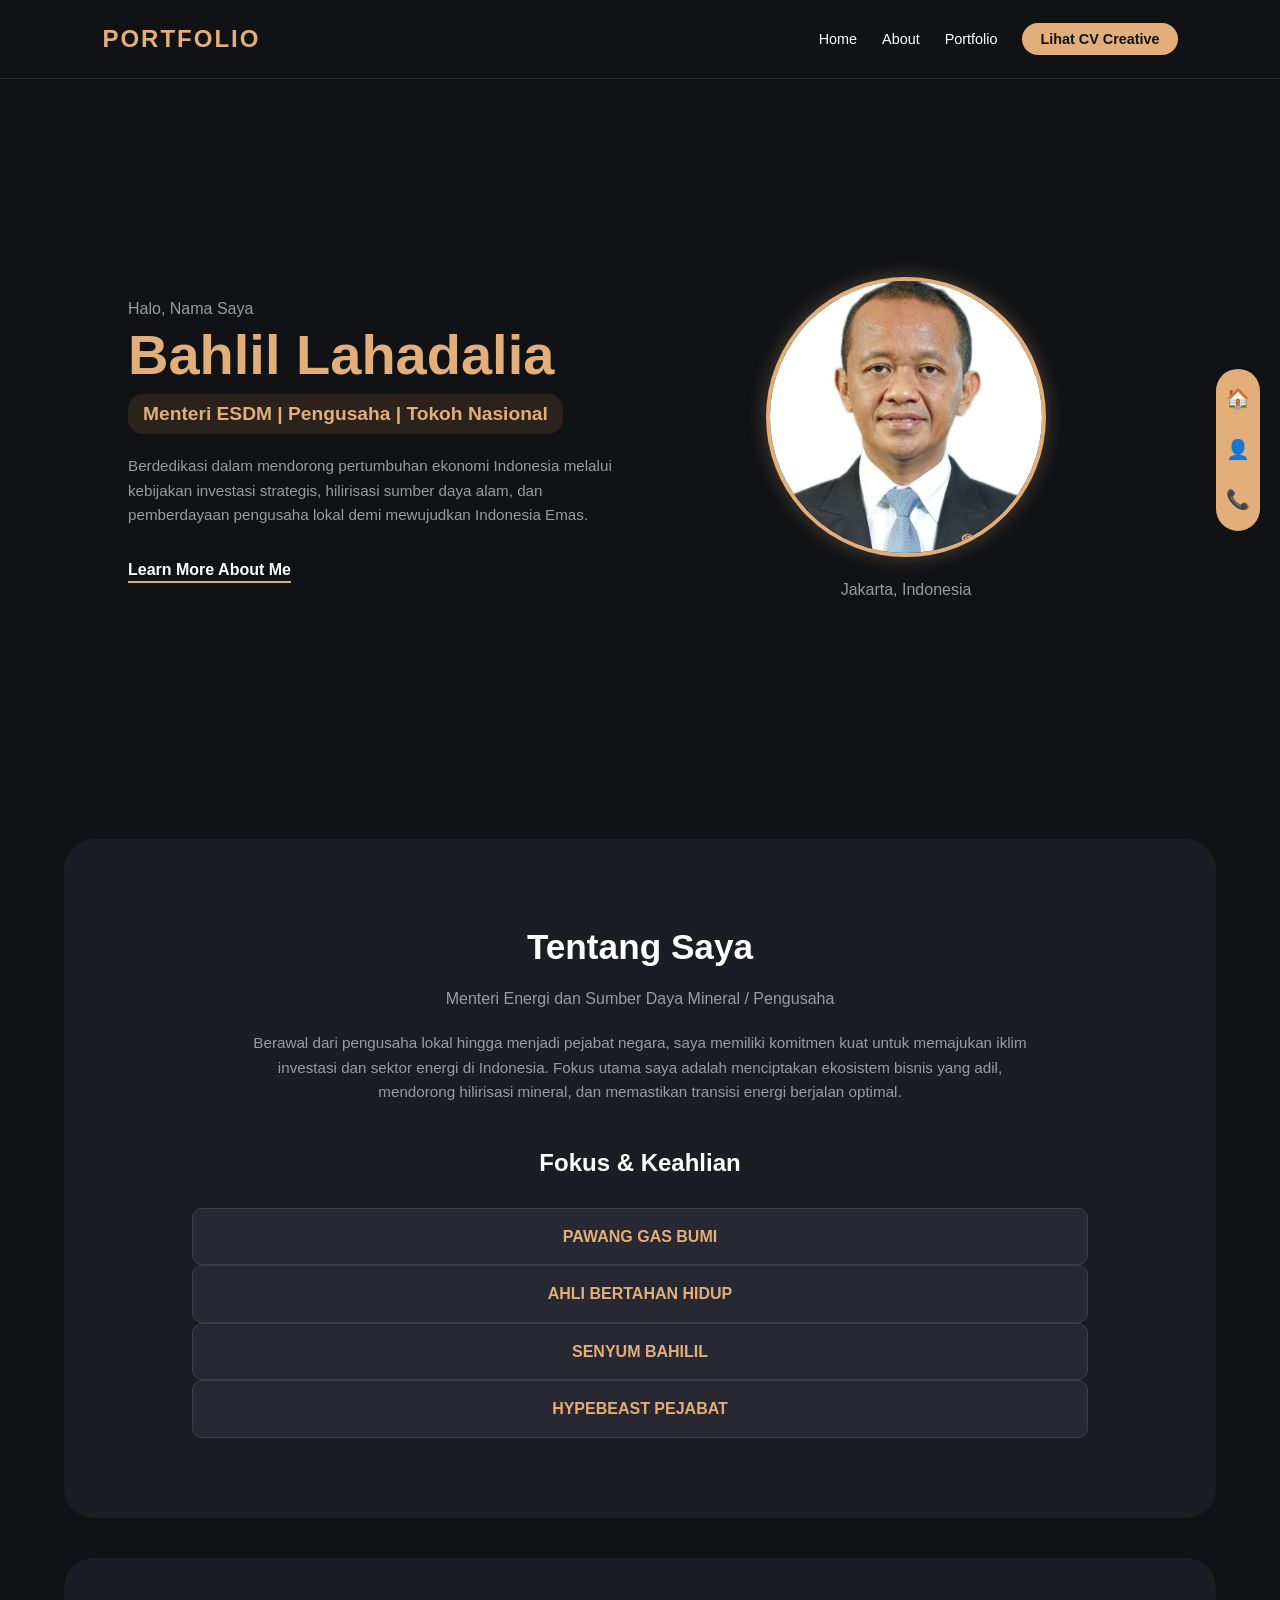
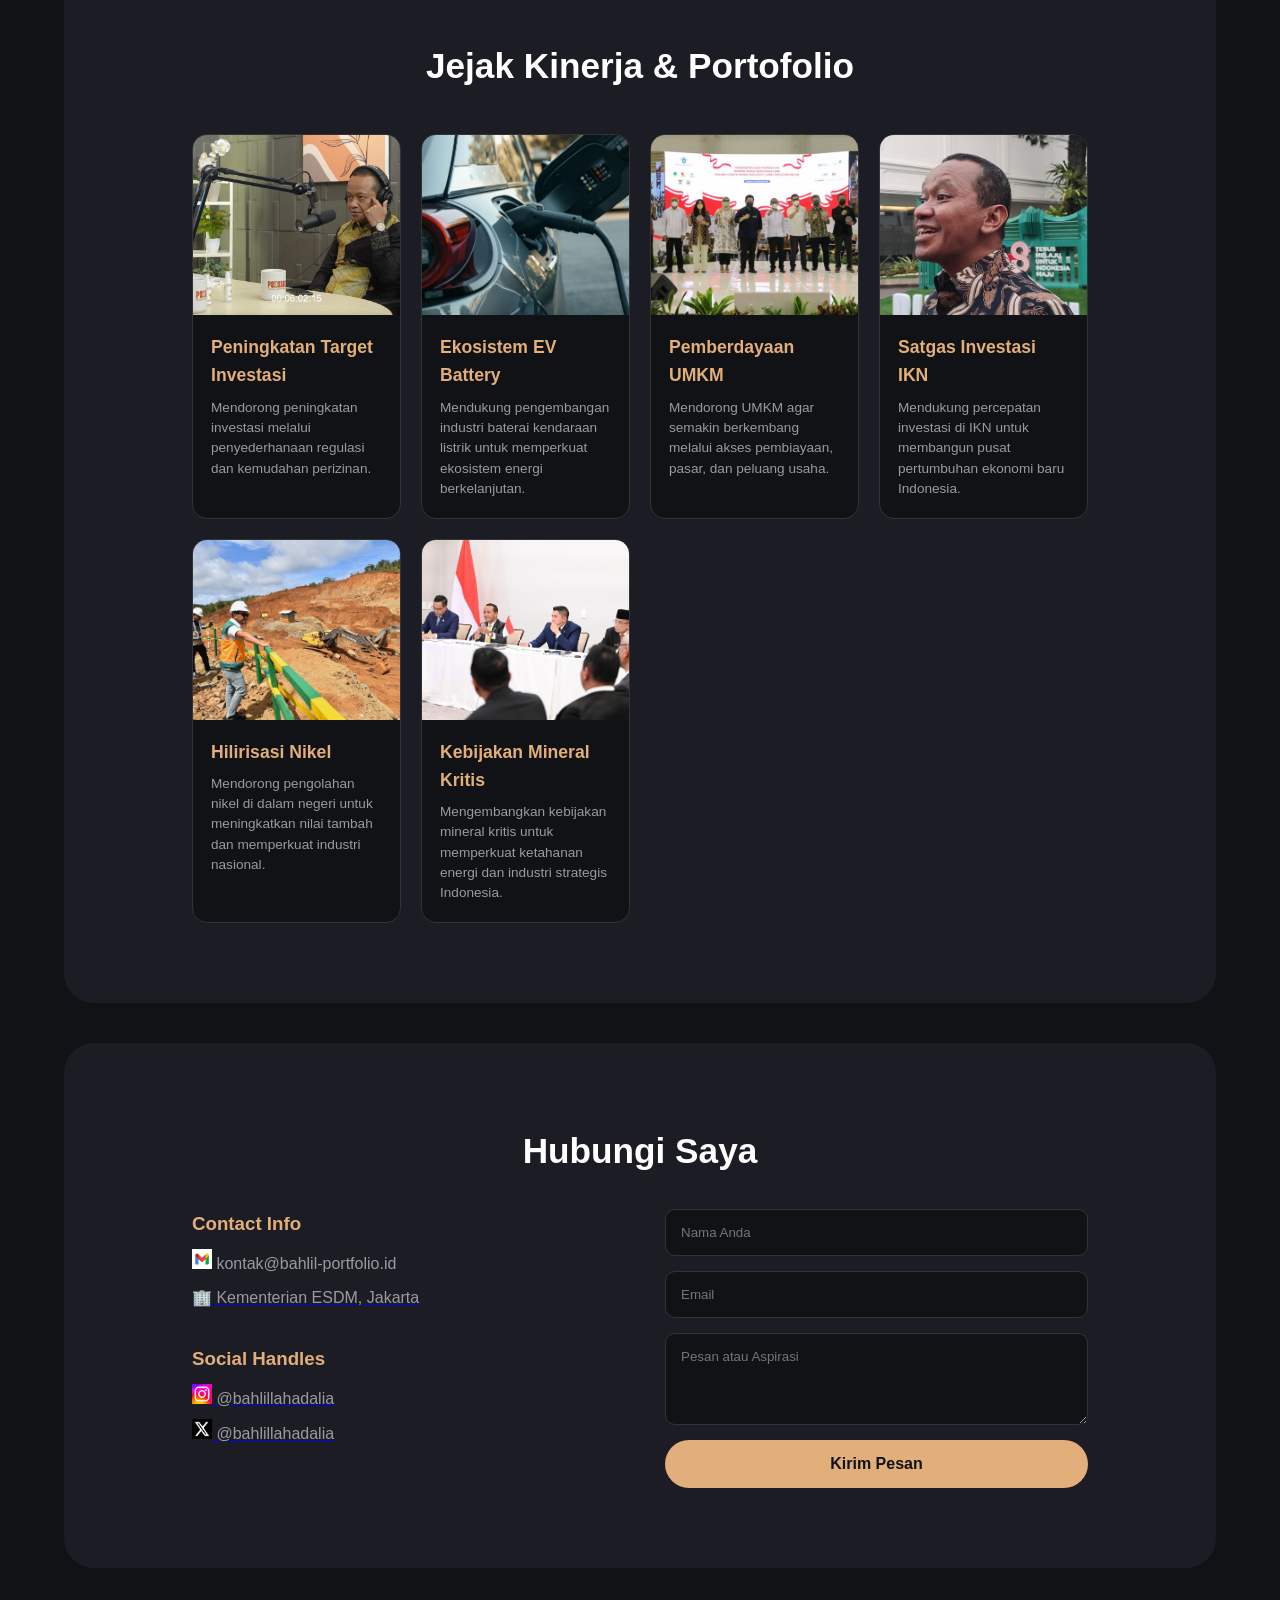
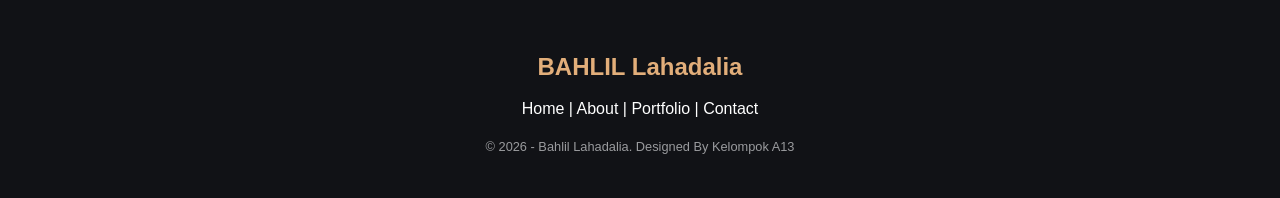
<file: index.html>
<!DOCTYPE html>
<html lang="id">
<head>
    <meta charset="UTF-8">
    <meta name="viewport" content="width=device-width, initial-scale=1.0">
    <title>Bahlil Lahadalia - Portfolio</title>
    <link rel="stylesheet" href="style.css">
</head>
<body>

    <!-- Position & Display Flex -->
    <nav class="navbar">
        <div class="logo">PORTFOLIO</div>
        <ul class="nav-links">
            <li><a href="#home">Home</a></li>
            <li><a href="#about">About</a></li>
            <li><a href="#portfolio">Portfolio</a></li>
            <!-- Requirement: Call to action button ke page CV -->
            <li><a href="cv.html" class="btn-cta">Lihat CV Creative</a></li>
        </ul>
    </nav>

    <!-- Floating Menu di Kanan -->
    <div class="floating-menu">
        <a href="#home" title="Home">🏠</a>
        <a href="#about" title="About">👤</a>
        <a href="#contact" title="Contact">📞</a>
    </div>

    <!-- Hero Section -->
    <header id="home" class="hero-section">
        <div class="hero-content">
            <p class="greeting">Halo, Nama Saya</p>
            <h1 class="name">Bahlil Lahadalia</h1>
            <h3 class="role">Menteri ESDM | Pengusaha | Tokoh Nasional</h3>
            <p class="description">
                Berdedikasi dalam mendorong pertumbuhan ekonomi Indonesia melalui kebijakan investasi strategis, hilirisasi sumber daya alam, dan pemberdayaan pengusaha lokal demi mewujudkan Indonesia Emas.
            </p>
            <a href="#about" class="learn-more">Learn More About Me</a>
        </div>
        <div class="hero-image-container">
            <!-- Gunakan foto portrait Bahlil berbentuk lingkaran sesuai template -->
            <img src="assets/foto_bahlil.jpg" alt="Bahlil Lahadalia" class="profile-img">
            <a href="https://maps.google.com/?q=Jakarta,Indonesia" target="_blank" class="location-link">Jakarta, Indonesia</a>
        </div>
    </header>

    <!-- About Me Section -->
    <section id="about" class="section-container about-section">
        <h2 class="section-title">Tentang Saya</h2>
        <p class="about-subtitle">Menteri Energi dan Sumber Daya Mineral / Pengusaha</p>
        <p class="about-text">
            Berawal dari pengusaha lokal hingga menjadi pejabat negara, saya memiliki komitmen kuat untuk memajukan iklim investasi dan sektor energi di Indonesia. Fokus utama saya adalah menciptakan ekosistem bisnis yang adil, mendorong hilirisasi mineral, dan memastikan transisi energi berjalan optimal.
        </p>

        <h3 class="sub-title-center">Fokus & Keahlian</h3>
        <!-- Display Grid -->
        <div class="skills-grid"></div>
        <div class="skill-box" tabindex="0">
                <div class="skill-title"> PAWANG GAS BUMI </div>
                <div class="skill-desc">Pak Bahlil Lahadalia berupaya meningkatkan lifting minyak dan gas bumi dengan mengevaluasi dan memperbaiki regulasi yang menghambat peningkatan lifting migas.</div>
            </div>
            
            <div class="skill-box" tabindex="0">
                <div class="skill-title"> AHLI BERTAHAN HIDUP </div>
                <div class="skill-desc"> Ia bukan pengusaha jalur privilege. Sebelum menjadi Ketua Umum HIPMI (Himpunan Pengusaha Muda Indonesia), Bahlil memulai segalanya dari nol sebagai penjaja kue dan loper koran saat SD.</div>
            </div>
            
            <div class="skill-box" tabindex="0">
                <div class="skill-title"> SENYUM BAHILIL </div>
                <div class="skill-desc">Senyum lebar bahlil seringkali membuat banyak orang terpana. Entah dalam kondisi apapun, bahlil akan menunjukan senyumannya.</div>
            </div>
            
            <div class="skill-box" tabindex="0">
                <div class="skill-title">HYPEBEAST PEJABAT  </div>
                <div class="skill-desc">Sering mematahkan aturan seragam menteri yang kaku. Ia gemar memadukan kemeja rapi dengan sneakers kekinian atau jaket kulit ala anak motor saat turun ke lapangan.</div>
            </div>
    </section>

    <!-- Portfolio Section -->
    <section id="portfolio" class="section-container portfolio-section">
        <h2 class="section-title">Jejak Kinerja & Portofolio</h2>
        <div class="portfolio-layout">
            
    <div class="portfolio-grid">

    <a href="https://setkab.go.id/bahlil-lahadalia-gaspol-capai-target-investasi/" target="_blank" class="port-card">
        <img src="assets\bahlil-target-investasi.jpeg" alt="Project 1">
        <div class="port-info">
            <h4>Peningkatan Target Investasi</h4>
            <p>Mendorong peningkatan investasi melalui penyederhanaan regulasi dan kemudahan perizinan.</p>
        </div>
    </a>

    <a href="https://bkpm.go.id/id/info/siaran-pers/dorong-keberhasilan-ekosistem-ev-baterai-di-indonesia-menteri-bahlil-minta-ul-solution-dirikan-fasilitas-di-indonesia" target="_blank" class="port-card">
        <img src="assets\bahlil_EV.jpeg" alt="Project 2">
        <div class="port-info">
            <h4>Ekosistem EV Battery</h4>
            <p>Mendukung pengembangan industri baterai kendaraan listrik untuk memperkuat ekosistem energi berkelanjutan.</p>
        </div>
    </a>

    <a href="https://esdm.go.id/en/media-center/news-archives/buka-bazar-umkm-menteri-esdm-mereka-tulang-punggung-ekonomi-nasional" target="_blank" class="port-card">
        <img src="assets\bahlil_UMKM.jpeg" alt="Project 3">
        <div class="port-info">
            <h4>Pemberdayaan UMKM</h4>
            <p>Mendorong UMKM agar semakin berkembang melalui akses pembiayaan, pasar, dan peluang usaha.</p>
        </div>
    </a>

    <a href="https://20.detik.com/detikupdate/20240319-240319127/bahlil-ditunjuk-jadi-ketua-satgas-investasi-ikn" target="_blank" class="port-card">
        <img src="assets\bahlil_IKN.jpeg" alt="Project 4">
        <div class="port-info">
            <h4>Satgas Investasi IKN</h4>
            <p>Mendukung percepatan investasi di IKN untuk membangun pusat pertumbuhan ekonomi baru Indonesia.</p>
        </div>
    </a>

    <a href="https://www.esdm.go.id/id/media-center/arsip-berita/genjot-energi-domestik-hilirisasi-rp239-triliun-jadi-penopang-kemandirian" target="_blank" class="port-card">
        <img src="assets\bahlil_nikel.jpeg" alt="Project 5">
        <div class="port-info">
            <h4>Hilirisasi Nikel</h4>
            <p>Mendorong pengolahan nikel di dalam negeri untuk meningkatkan nilai tambah dan memperkuat industri nasional.</p>
        </div>
    </a>

    <a href="https://setkab.go.id/indonesia-buka-investasi-mineral-kritis-untuk-as-kepentingan-nasional-dan-aturan-dalam-negeri-tetap-prioritas-utama/" target="_blank" class="port-card">
        <img src="assets\bahlil_mineral.jpeg" alt="Project 6">
        <div class="port-info">
            <h4>Kebijakan Mineral Kritis</h4>
            <p>Mengembangkan kebijakan mineral kritis untuk memperkuat ketahanan energi dan industri strategis Indonesia.</p>
        </div>
    </a>

</div>

            </div>
        </div>
    </section>

    <!-- Contact Section -->
    <section id="contact" class="section-container contact-section">
        <h2 class="section-title">Hubungi Saya</h2>
        <div class="contact-layout">
            <div class="contact-info">
                <h3>Contact Info</h3>
                <p><img src="assets/email.jpeg" alt="Email" width="20" height="20"/> kontak@bahlil-portfolio.id</p>
                <a href="https://www.esdm.go.id/" target="_blank">
                    <p>🏢 Kementerian ESDM, Jakarta</p>
                </a>
                <br>
                <h3>Social Handles</h3>
                <a href="https://www.instagram.com/bahlillahadalia/?hl=en" target="_blank">
                    <p><img src="assets/instagram.jpeg" alt="Instagram" width="20" height="20"/> @bahlillahadalia</p>
                </a>
                <a href="https://twitter.com/bahlillahadalia" target="_blank">
                    <p><img src="assets/twitter.jpeg" alt="Twitter" width="20" height="20"/> @bahlillahadalia</p>
                </a>
            </div>
            <form class="contact-form">
                <input type="text" placeholder="Nama Anda" required>
                <input type="email" placeholder="Email" required>
                <textarea rows="4" placeholder="Pesan atau Aspirasi" required></textarea>
                <button type="submit" class="btn-submit">Kirim Pesan</button>
            </form>
        </div>
    </section>

    <footer class="footer">
        <div class="footer-logo">BAHLIL Lahadalia</div>
        <p>Home | About | Portfolio | Contact</p>
        <p class="copyright">&copy; 2026 - Bahlil Lahadalia. Designed By Kelompok A13</p>
    </footer>

</body>
</html>
</file>
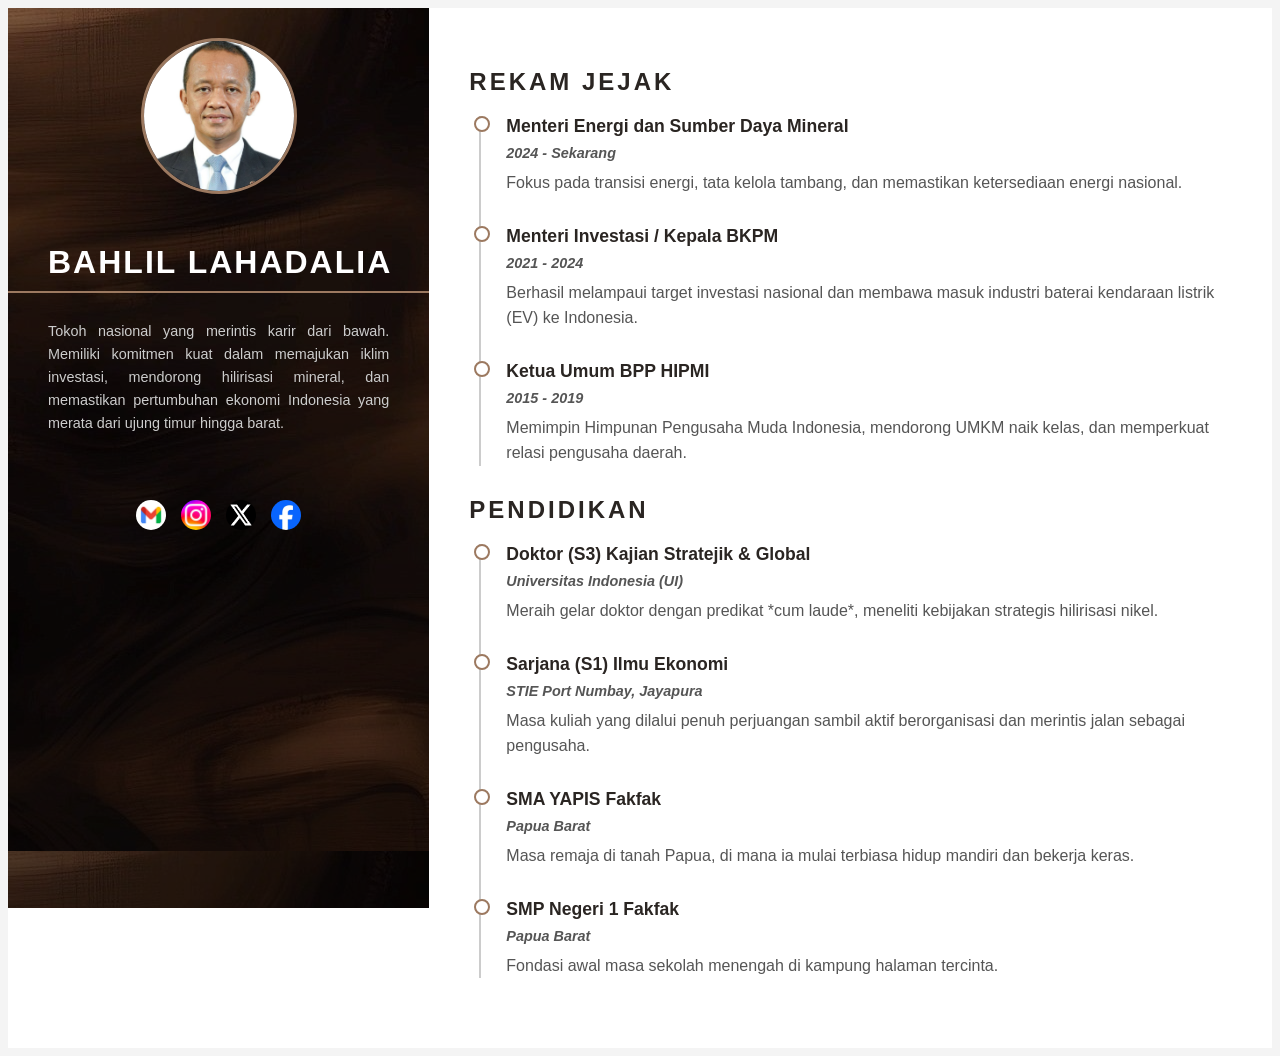
<file: cv.html>
<!DOCTYPE html>
<html lang="id">
<head>
    <meta charset="UTF-8">
    <meta name="viewport" content="width=device-width, initial-scale=1.0">
    <title>CV Bahlil Lahadalia</title>
    <link rel="stylesheet" href="cv-style.css">
</head>
<body>

    <!-- Bungkus utama CV  -->
    <div class="kertas-cv">
        
        <!-- KOLOM KIRI  -->
        <div class="kolom-kiri">
            <!-- Foto Profil -->
            <img src="assets/foto_bahlil.jpg" alt="Foto Bahlil" class="foto-profil">
            
            <!-- Profil Singkat -->
            <h2 class="judul-kiri">BAHLIL LAHADALIA</h2>
            <p class="teks-kiri">
                Tokoh nasional yang merintis karir dari bawah. Memiliki komitmen kuat dalam memajukan iklim investasi, mendorong hilirisasi mineral, dan memastikan pertumbuhan ekonomi Indonesia yang merata dari ujung timur hingga barat.
            </p>

            <div class="contact">
                <img src="assets/email.jpeg" alt="Email"/>
                <a href="https://www.instagram.com/bahlillahadalia/?hl=en" target="_blank">
                    <img src="assets/instagram.jpeg" alt="Instagram"/>
                </a>
                <a href="https://twitter.com/bahlillahadalia" target="_blank">
                    <img src="assets/twitter.jpeg" alt="Twitter"/>
                </a>
                <a href="https://web.facebook.com/BahlilLahadaliaOfficial/?_rdc=1&_rdr#" target="_blank">
                    <img src="assets/facebook.jpeg" alt="Facebook"/>
                </a>
            </div>
        </div>

        <!-- KOLOM KANAN -->
        <div class="kolom-kanan">

            <!-- Isi Rekam Jejak -->
            <div class="isi-kanan">
                <h2 class="judul-kanan">REKAM JEJAK</h2>
                
                <div class="garis-waktu">
                    
                    <div class="item-jejak">
                        <h4 class="jabatan">Menteri Energi dan Sumber Daya Mineral</h4>
                        <p class="tahun">2024 - Sekarang</p>
                        <p>Fokus pada transisi energi, tata kelola tambang, dan memastikan ketersediaan energi nasional.</p>
                    </div>

                    <div class="item-jejak">
                        <h4 class="jabatan">Menteri Investasi / Kepala BKPM</h4>
                        <p class="tahun">2021 - 2024</p>
                        <p>Berhasil melampaui target investasi nasional dan membawa masuk industri baterai kendaraan listrik (EV) ke Indonesia.</p>
                    </div>

                    <div class="item-jejak">
                        <h4 class="jabatan">Ketua Umum BPP HIPMI</h4>
                        <p class="tahun">2015 - 2019</p>
                        <p>Memimpin Himpunan Pengusaha Muda Indonesia, mendorong UMKM naik kelas, dan memperkuat relasi pengusaha daerah.</p>
                    </div>
                </div>
                <h2 class="judul-kanan">PENDIDIKAN</h2>
                <div class="garis-waktu">
                    <div class="item-pendidikan">
                        <h4 class="jenjang">Doktor (S3) Kajian Stratejik & Global</h4>
                        <p class="tempat">Universitas Indonesia (UI)</p>
                        <p>Meraih gelar doktor dengan predikat *cum laude*, meneliti kebijakan strategis hilirisasi nikel.</p>
                    </div>

                    <div class="item-pendidikan">
                        <h4 class="jenjang">Sarjana (S1) Ilmu Ekonomi</h4>
                        <p class="tempat">STIE Port Numbay, Jayapura</p>
                        <p>Masa kuliah yang dilalui penuh perjuangan sambil aktif berorganisasi dan merintis jalan sebagai pengusaha.</p>
                    </div>

                    <div class="item-pendidikan">
                        <h4 class="jenjang">SMA YAPIS Fakfak</h4>
                        <p class="tempat">Papua Barat</p>
                        <p>Masa remaja di tanah Papua, di mana ia mulai terbiasa hidup mandiri dan bekerja keras.</p>
                    </div>

                    <div class="item-pendidikan">
                        <h4 class="jenjang">SMP Negeri 1 Fakfak</h4>
                        <p class="tempat">Papua Barat</p>
                        <p>Fondasi awal masa sekolah menengah di kampung halaman tercinta.</p>
                    </div>
                </div>
            </div>

        </div>
    </div>

</body>
</html>
</file>
<file: style.css>
/* Mengatur Reset dan Font Default */
* {
    margin: 0;
    padding: 0;
    box-sizing: border-box;
    font-family: 'Segoe UI', Tahoma, Geneva, Verdana, sans-serif;
}

/* Palet Warna Sesuai Template Referensi */
:root {
    --bg-dark: #111216;
    --bg-card: #1c1d24;
    --accent-gold: #e2ae7a;
    --text-main: #ffffff;
    --text-muted: #9a9b9e;
}

body {
    background-color: var(--bg-dark);
    color: var(--text-main);
    line-height: 1.6;
}

/* Requirement: Position (Sticky) untuk Navigasi */
.navbar {
    display: flex;
    justify-content: space-between;
    align-items: center;
    padding: 20px 8%;
    background-color: var(--bg-dark);
    position: sticky;
    top: 0;
    z-index: 100;
    border-bottom: 1px solid #2a2a2a;
}

.logo {
    font-size: 1.5rem;
    font-weight: 700;
    letter-spacing: 2px;
    color: var(--accent-gold);
}

.nav-links {
    display: flex;
    list-style: none;
    gap: 25px;
    align-items: center;
}

.nav-links a {
    text-decoration: none;
    color: var(--text-main);
    font-size: 0.9rem;
    transition: 0.3s ease;
}

/* Requirement: Pseudo-class (:hover) */
.nav-links a:hover {
    color: var(--accent-gold);
}

/* Call to Action Button */
.btn-cta {
    background-color: var(--accent-gold);
    color: var(--bg-dark) !important;
    padding: 8px 18px;
    border-radius: 20px;
    font-weight: bold;
}

.btn-cta:hover {
    background-color: #d19a64;
    transform: scale(1.05);
}

/* Requirement: Position (Fixed) */
.floating-menu {
    position: fixed;
    right: 20px;
    top: 50%;
    transform: translateY(-50%);
    background-color: var(--accent-gold);
    display: flex;
    flex-direction: column;
    padding: 15px 10px;
    border-radius: 30px;
    gap: 20px;
    z-index: 50;
}

.floating-menu a {
    text-decoration: none;
    font-size: 1.2rem;
    transition: 0.3s;
}

.floating-menu a:hover {
    transform: scale(1.2);
}

/* Section Global Styles */
.section-container {
    padding: 80px 10%;
    background-color: var(--bg-card);
    margin: 40px 5%;
    border-radius: 30px;
}

.section-title {
    text-align: center;
    font-size: 2.2rem;
    margin-bottom: 10px;
}

/* Hero Section (Flexbox) */
.hero-section {
    display: flex;
    align-items: center;
    justify-content: space-between;
    padding: 80px 10%;
    min-height: 80vh;
}

.hero-content {
    flex: 1;
    padding-right: 40px;
}

.greeting {
    font-size: 1rem;
    color: var(--text-muted);
}

.name {
    font-size: 3.5rem;
    color: var(--accent-gold);
    margin-bottom: 5px;
    line-height: 1.2;
}

.role {
    font-size: 1.2rem;
    background: #2a221b;
    color: var(--accent-gold);
    display: inline-block;
    padding: 5px 15px;
    border-radius: 15px;
    margin-bottom: 20px;
}

.description {
    color: var(--text-muted);
    margin-bottom: 30px;
    font-size: 0.95rem;
}

.learn-more {
    text-decoration: none;
    color: var(--text-main);
    border-bottom: 2px solid var(--accent-gold);
    padding-bottom: 3px;
    font-weight: 600;
}

.hero-image-container {
    flex: 1;
    display: flex;
    flex-direction: column;
    align-items: center;
}

.profile-img {
    width: 280px;
    height: 280px;
    border-radius: 50%;
    object-fit: cover;
    border: 4px solid var(--accent-gold);
    box-shadow: 0 0 20px rgba(226, 174, 122, 0.3);
}

.location-link {
    margin-top: 20px;
    color: var(--text-muted); /* Warna abu-abu redup */
    text-decoration: none; /* Menghilangkan garis bawah khas link */
    font-size: 1rem;
    display: inline-block;
    transition: 0.3s ease;
}

/* Efek saat lokasi diarahkan dengan mouse (hover) */
.location-link:hover {
    color: var(--accent-gold); /* Berubah jadi warna emas */
    transform: scale(1.05); /* Sedikit membesar */
}

/* About Section */
.about-subtitle {
    text-align: center;
    color: var(--text-muted);
    margin-bottom: 20px;
}

.about-text {
    text-align: center;
    color: var(--text-muted);
    max-width: 800px;
    margin: 0 auto 40px;
    font-size: 0.95rem;
}

.sub-title-center {
    text-align: center;
    margin-bottom: 25px;
    font-size: 1.5rem;
}

/* Requirement: Display Grid (Skills) */
.skills-grid {
    display: grid;
    grid-template-columns: repeat(auto-fit, minmax(220px, 1fr));
    gap: 15px;
}

/* Requirement: Display Grid (Skills) - TETAP PERTAHANKAN INI */
.skills-grid {
    display: grid;
    grid-template-columns: repeat(auto-fit, minmax(220px, 1fr));
    gap: 15px;
}

/* --- Ganti bagian ke bawah ini untuk efek klik/hover deskripsi --- */

.skill-box {
    background-color: #272832;
    padding: 15px;
    border-radius: 10px;
    text-align: center;
    border: 1px solid #3d3e48;
    cursor: pointer; /* Kursor berubah jadi tangan */
    transition: 0.4s ease-in-out;
    overflow: hidden; /* Menyembunyikan deskripsi yang belum terbuka */
}

.skill-title {
    font-size: 1rem;
    color: var(--accent-gold);
    font-weight: bold;
    transition: 0.3s;
}

.skill-desc {
    font-size: 0.85rem;
    color: var(--bg-dark);
    margin-top: 0px;
    max-height: 0; /* Tinggi awal 0 (tersembunyi) */
    opacity: 0; /* Tidak terlihat */
    transition: all 0.4s ease-in-out; 
}

/* Efek saat box diarahkan mouse (PC) atau ditekan (HP) */
.skill-box:hover, 
.skill-box:focus {
    background-color: var(--accent-gold);
    outline: none; /* Hilangkan garis seleksi biru di HP */
}

/* Mengubah warna judul jadi gelap saat kotaknya berubah emas */
.skill-box:hover .skill-title, 
.skill-box:focus .skill-title {
    color: var(--bg-dark);
}

/* Memunculkan deskripsi saat di-hover/ditekan */
.skill-box:hover .skill-desc, 
.skill-box:focus .skill-desc {
    margin-top: 10px;
    max-height: 100px; /* Memberi ruang agar teks muncul */
    opacity: 1; /* Teks menjadi terlihat nyata */
}     

/* Portfolio Section */
.portfolio-layout {
    display: flex;
    gap: 40px;
    margin-top: 40px;
}

.portfolio-sidebar {
    width: 200px;
}

.portfolio-sidebar ul {
    list-style: none;
}

.portfolio-sidebar li {
    padding: 12px 0;
    color: var(--text-muted);
    cursor: pointer;
    border-bottom: 1px solid #333;
    transition: 0.3s;
}

.portfolio-sidebar li.active, .portfolio-sidebar li:hover {
    color: var(--accent-gold);
    font-weight: bold;
}

/* Requirement: Display Grid (Portfolio) */
.portfolio-grid {
    flex: 1;
    display: grid;
    grid-template-columns: repeat(auto-fit, minmax(200px, 1fr));
    gap: 20px;
}

.port-card {
    background-color: var(--bg-dark);
    border: 1px solid #333;
    border-radius: 15px;
    overflow: hidden;
    text-decoration: none;
    color: var(--text-main);
    display: flex;
    flex-direction: column;
    transition: 0.3s ease;
}

.port-card img {
    width: 100%;
    height: 180px;
    object-fit: cover;
    display: block;
    transition: 0.3s ease;
}

.port-info {
    padding: 18px;
}

.port-info h4 {
    color: var(--accent-gold);
    font-size: 1.1rem;
    margin-bottom: 8px;
}

.port-info p {
    color: var(--text-muted);
    font-size: 0.85rem;
    line-height: 1.5;
}

.port-card:hover {
    border-color: var(--accent-gold);
    transform: translateY(-8px);
}

.port-card:hover img {
    transform: scale(1.05);
}

/* Contact Section */
.contact-layout {
    display: flex;
    gap: 50px;
    margin-top: 30px;
}

.contact-info {
    flex: 1;
}

.contact-info h3 {
    color: var(--accent-gold);
    margin-bottom: 10px;
}

.contact-info p {
    color: var(--text-muted);
    margin-bottom: 8px;
}

.contact-form {
    flex: 1;
    display: flex;
    flex-direction: column;
    gap: 15px;
}

.contact-form input, .contact-form textarea {
    width: 100%;
    padding: 15px;
    background-color: var(--bg-dark);
    border: 1px solid #333;
    color: var(--text-main);
    border-radius: 10px;
    outline: none;
    transition: 0.3s;
}

.contact-form input:focus, .contact-form textarea:focus {
    border-color: var(--accent-gold);
}

.btn-submit {
    background-color: var(--accent-gold);
    color: var(--bg-dark);
    border: none;
    padding: 15px;
    border-radius: 30px;
    font-weight: bold;
    font-size: 1rem;
    cursor: pointer;
    transition: 0.3s;
}

.btn-submit:hover {
    background-color: #d19a64;
}

/* Footer */
.footer {
    text-align: center;
    padding: 40px;
    background-color: var(--bg-dark);
}

.footer-logo {
    font-size: 1.5rem;
    color: var(--accent-gold);
    font-weight: bold;
    margin-bottom: 10px;
}

.copyright {
    color: var(--text-muted);
    font-size: 0.8rem;
    margin-top: 15px;
}

/* Requirement: Responsive (PC, Tab, HP) */
@media (max-width: 992px) { /* Tablet */
    .hero-section {
        flex-direction: column;
        text-align: center;
    }
    .hero-content {
        padding-right: 0;
        margin-bottom: 40px;
    }
    .portfolio-layout, .contact-layout {
        flex-direction: column;
    }
    .portfolio-sidebar {
        width: 100%;
    }
    .portfolio-sidebar ul {
        display: flex;
        gap: 15px;
        overflow-x: auto;
    }
    .portfolio-sidebar li {
        white-space: nowrap;
        border-bottom: none;
    }
}

@media (max-width: 768px) { /* Handphone (HP) */
    .navbar {
        flex-direction: column;
        gap: 15px;
    }
    .nav-links {
        flex-wrap: wrap;
        justify-content: center;
    }
    .floating-menu {
        display: none; /* Sembunyikan menu floating di HP agar tidak mengganggu layar */
    }
    .name {
        font-size: 2.5rem;
    }
    .section-container {
        padding: 40px 5%;
        margin: 20px 2%;
    }
    .profile-img {
        width: 200px;
        height: 200px;
    }
}
</file>
<file: cv-style.css>
body {
    background-color: #f4f4f4;
    font-family: sans-serif;
}

.kertas-cv {
    background-color: white;
    display: grid; 
    grid-template-columns: 1fr 2fr; 
}

.kolom-kiri {
    background-image: linear-gradient(rgba(0, 0, 0, 0.5), rgba(0, 0, 0, 0.7)), url('assets/background.jpeg'); 
    color: white;
    position: sticky;
    top: 0;
    height: 100vh; 
}

.foto-profil {
    width: 150px;
    height: 150px;
    border-radius: 50%; 
    object-fit: cover;
    display: block;
    margin: 30px auto;
    border: 3px solid #9C7960;
}

.judul-kiri {
    color: white;
    font-size: 2rem;
    letter-spacing: 2px; 
    border-bottom: 2px solid #9C7960;
    padding-bottom: 10px;
    padding-top: 20px;
    padding-left: 40px;
}

.teks-kiri {
    color: #cccccc; 
    line-height: 1.6;
    margin-bottom: 30px;
    font-size: 0.9rem;
    padding-inline: 40px;
    text-align: justify;
}

.contact{
    display: flex;
    justify-content: center;
    gap: 15px; 
    margin-top: 65px;
}

.contact img {
    width: 30px;
    height: 30px;
    border-radius: 50%;
    transition: transform 0.3s ease; 
}


.isi-kanan {
    padding: 40px;
}

.judul-kanan {
    color: #2A2522;
    letter-spacing: 3px;
    margin-bottom: 20px;
}


.garis-waktu {
    border-left: 2px solid #ccc; 
    padding-left: 20px; 
    margin-left: 10px;
}

.item-jejak {
    margin-bottom: 30px;
    position: relative;
}

/* Membuat titik/lingkaran */
.item-jejak::before {
    content: '';
    position: absolute;
    left: -27px;
    width: 12px;
    height: 12px;
    background-color: white;
    border: 2px solid #9C7960;
    border-radius: 50%;
}

.jabatan {
    margin: 5px;
    color: #2A2522;
    font-size: 1.1rem;
}

.tahun {
    margin: 5px;
    color: #9C7960;
    font-weight: bold;
    font-style: italic;
    font-size: 0.9rem;
}

.item-jejak p {
    margin: 5px;
    color: #555;
    line-height: 1.6;
}

.item-pendidikan {
    margin-bottom: 30px;
    position: relative; 
}

.item-pendidikan::before {
    content: '';
    position: absolute;
    left: -27px;
    width: 12px;
    height: 12px;
    background-color: white;
    border: 2px solid #9C7960;
    border-radius: 50%;
}

.jenjang {
    margin: 5px;
    color: #2A2522;
    font-size: 1.1rem;
}

.tempat {
    margin: 5px;
    color: #9C7960;
    font-weight: bold;
    font-style: italic;
    font-size: 0.9rem;
}

.item-pendidikan p {
    margin: 5px;
    color: #555;
    line-height: 1.6;
}

@media (max-width: 992px) { 
    .hero-section {
        flex-direction: column;
        text-align: center;
    }
    .hero-content {
        padding-right: 0;
        margin-bottom: 40px;
    }
    .portfolio-layout, .contact-layout {
        flex-direction: column;
    }
    .portfolio-sidebar {
        width: 100%;
    }
    .portfolio-sidebar ul {
        display: flex;
        gap: 15px;
        overflow-x: auto;
    }
    .portfolio-sidebar li {
        white-space: nowrap;
        border-bottom: none;
    }
}

@media (max-width: 768px) { 
    .navbar {
        flex-direction: column;
        gap: 15px;
    }
    .nav-links {
        flex-wrap: wrap;
        justify-content: center;
    }
    .floating-menu {
        display: none; 
    }
    .name {
        font-size: 2.5rem;
    }
    .section-container {
        padding: 40px 5%;
        margin: 20px 2%;
    }
    .profile-img {
        width: 200px;
        height: 200px;
    }
}
</file>
